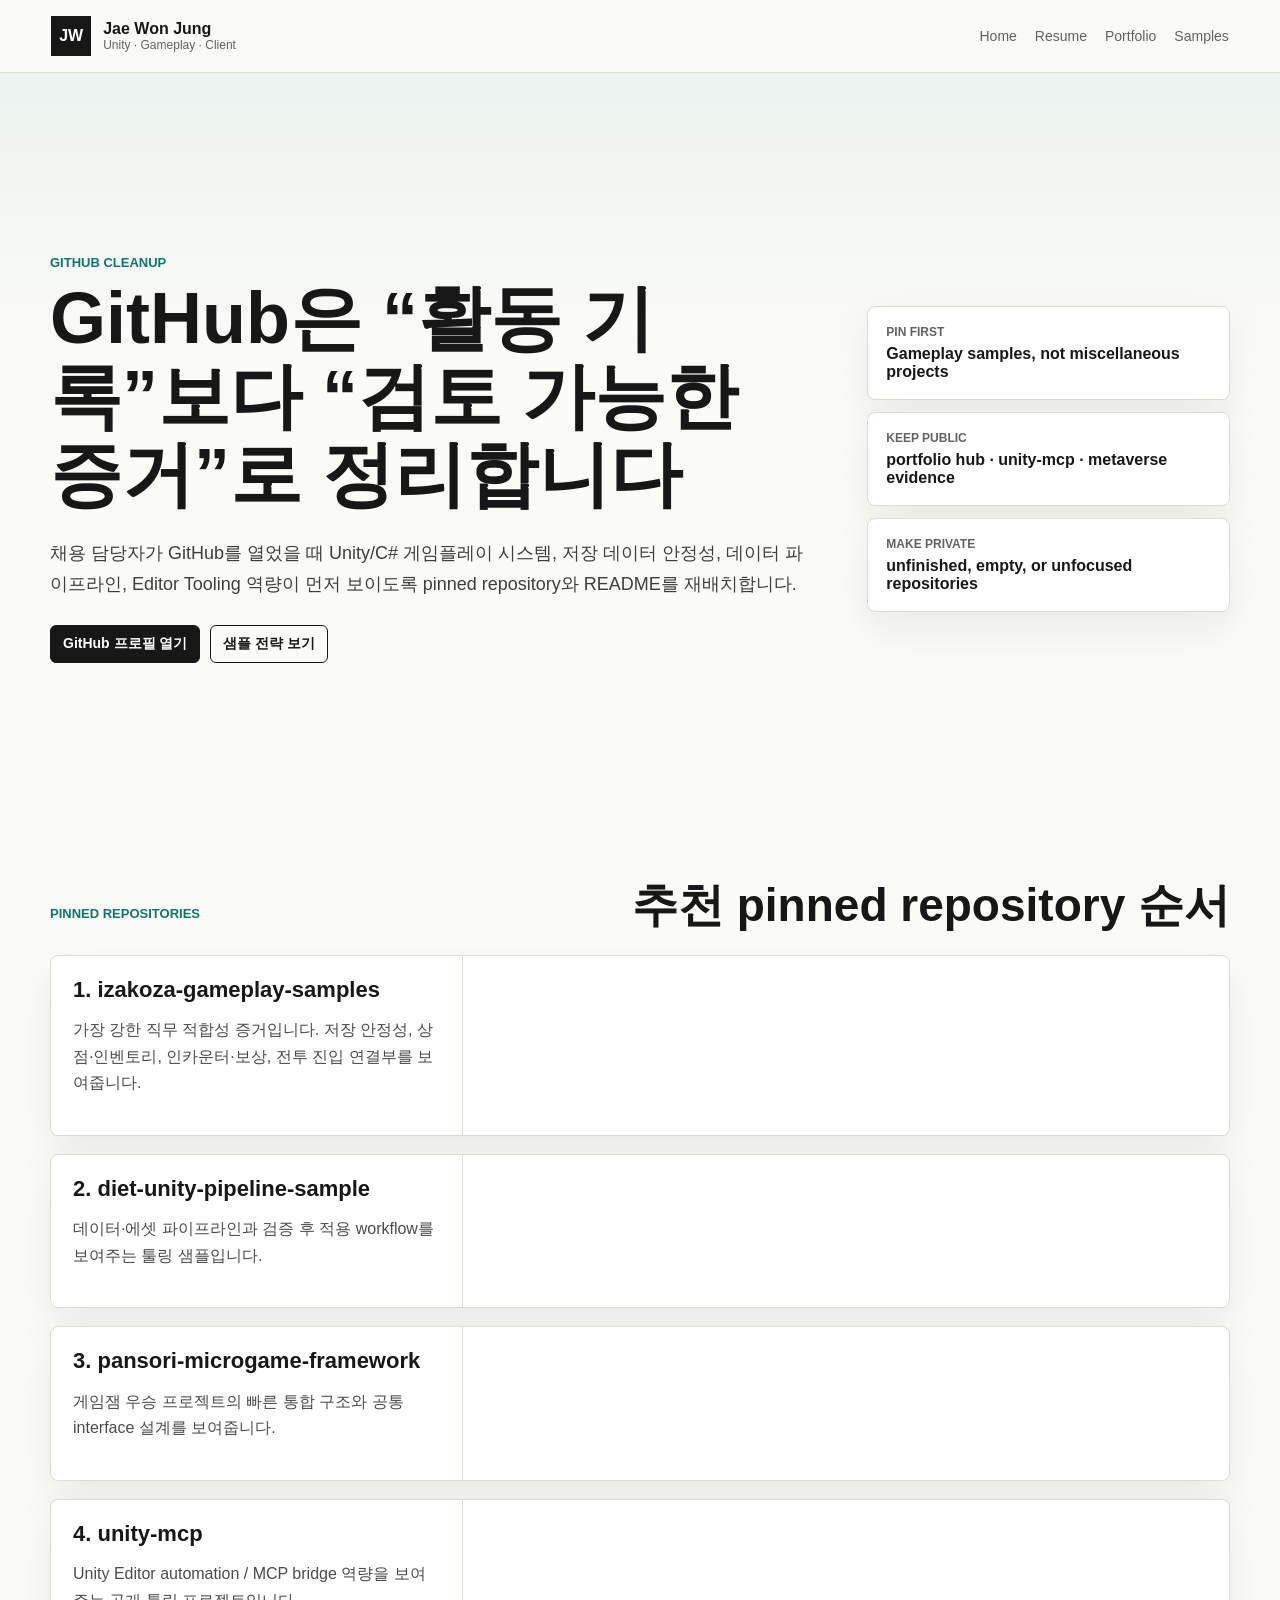
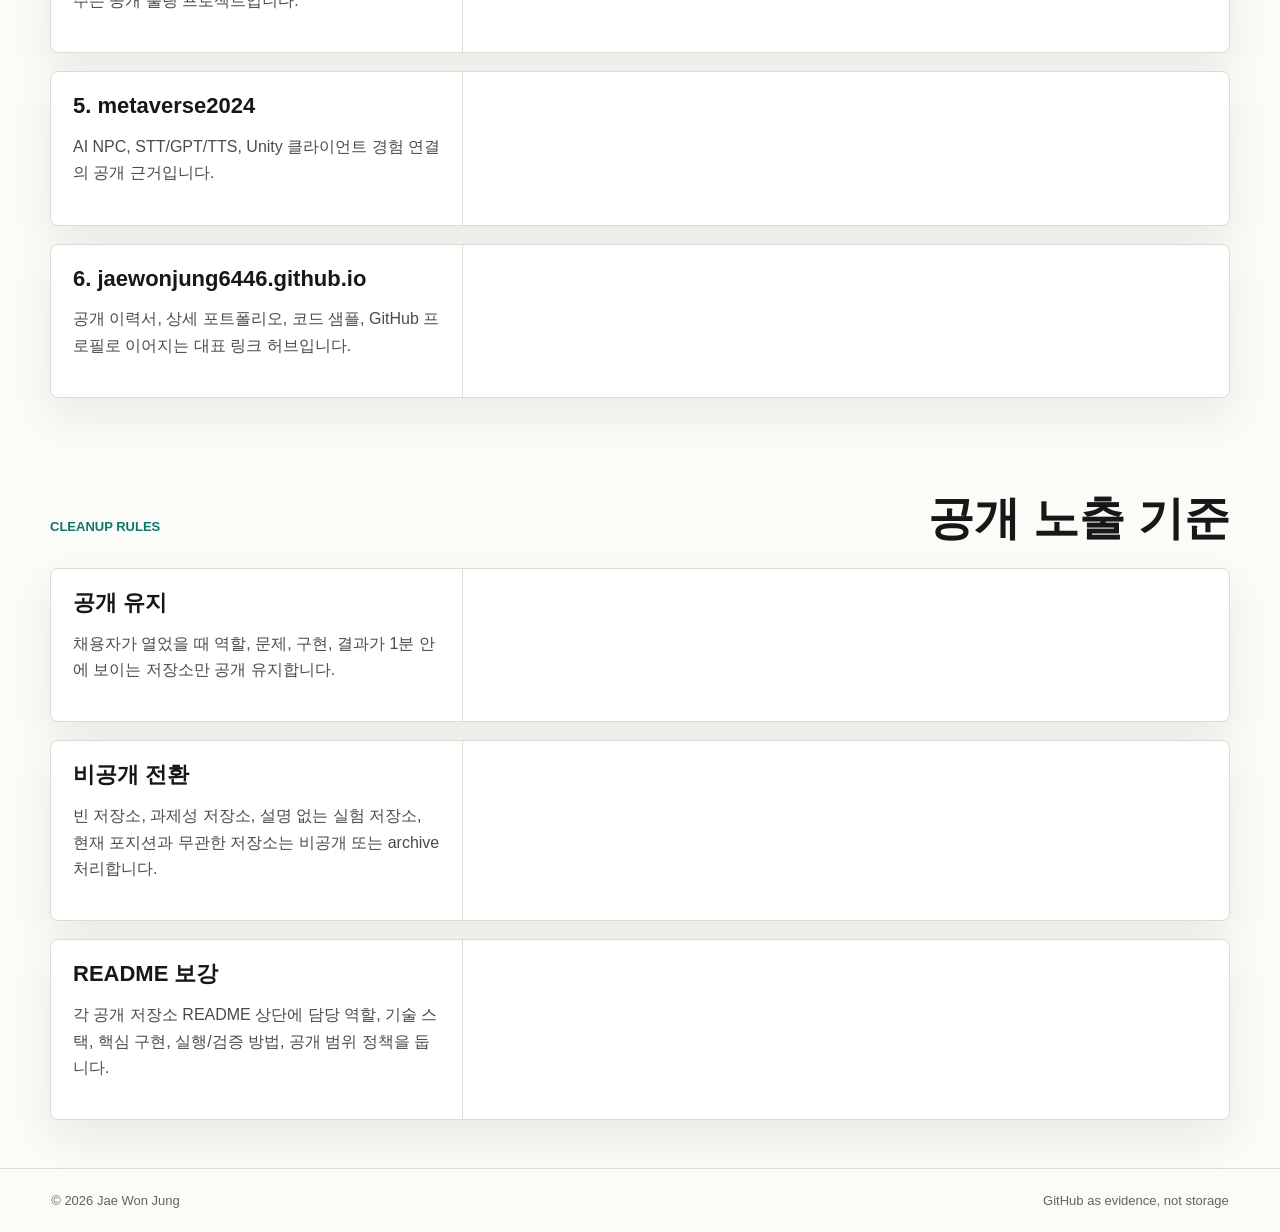
<file: github/index.html>
<!doctype html>
<html lang="ko">
<head>
  <meta charset="utf-8">
  <meta name="viewport" content="width=device-width, initial-scale=1">
  <meta name="description" content="정재원 채용용 GitHub 프로필 정리 페이지">
  <title>GitHub Strategy | Jae Won Jung</title>
  <link rel="stylesheet" href="/styles.css">
</head>
<body>
  <header class="site-header">
    <a class="brand" href="/" aria-label="홈으로 이동">
      <span class="brand-mark">JW</span>
      <span><strong>Jae Won Jung</strong><small>Unity · Gameplay · Client</small></span>
    </a>
    <nav class="top-nav" aria-label="주요 이동">
      <a href="/">Home</a>
      <a href="/resume/">Resume</a>
      <a href="/portfolio/">Portfolio</a>
      <a href="/samples/">Samples</a>
    </nav>
  </header>

  <main>
    <section class="intro-section" aria-labelledby="github-title">
      <div class="intro-copy">
        <p class="eyebrow">GitHub cleanup</p>
        <h1 id="github-title">GitHub은 “활동 기록”보다 “검토 가능한 증거”로 정리합니다</h1>
        <p class="intro-lead">
          채용 담당자가 GitHub를 열었을 때 Unity/C# 게임플레이 시스템, 저장 데이터 안정성, 데이터 파이프라인, Editor Tooling 역량이 먼저 보이도록 pinned repository와 README를 재배치합니다.
        </p>
        <div class="intro-actions">
          <a class="primary-link" href="https://github.com/jaewonjung6446" target="_blank" rel="noreferrer">GitHub 프로필 열기</a>
          <a class="text-link" href="/samples/">샘플 전략 보기</a>
        </div>
      </div>
      <dl class="quick-facts" aria-label="GitHub 정리 기준">
        <div><dt>Pin first</dt><dd>Gameplay samples, not miscellaneous projects</dd></div>
        <div><dt>Keep public</dt><dd>portfolio hub · unity-mcp · metaverse evidence</dd></div>
        <div><dt>Make private</dt><dd>unfinished, empty, or unfocused repositories</dd></div>
      </dl>
    </section>

    <section class="sample-section" aria-labelledby="pin-title">
      <div class="section-heading"><p class="eyebrow">Pinned repositories</p><h2 id="pin-title">추천 pinned repository 순서</h2></div>
      <div class="sample-list">
        <article class="sample-item"><div class="sample-copy"><h3>1. izakoza-gameplay-samples</h3><p>가장 강한 직무 적합성 증거입니다. 저장 안정성, 상점·인벤토리, 인카운터·보상, 전투 진입 연결부를 보여줍니다.</p></div></article>
        <article class="sample-item"><div class="sample-copy"><h3>2. diet-unity-pipeline-sample</h3><p>데이터·에셋 파이프라인과 검증 후 적용 workflow를 보여주는 툴링 샘플입니다.</p></div></article>
        <article class="sample-item"><div class="sample-copy"><h3>3. pansori-microgame-framework</h3><p>게임잼 우승 프로젝트의 빠른 통합 구조와 공통 interface 설계를 보여줍니다.</p></div></article>
        <article class="sample-item"><div class="sample-copy"><h3>4. unity-mcp</h3><p>Unity Editor automation / MCP bridge 역량을 보여주는 공개 툴링 프로젝트입니다.</p></div></article>
        <article class="sample-item"><div class="sample-copy"><h3>5. metaverse2024</h3><p>AI NPC, STT/GPT/TTS, Unity 클라이언트 경험 연결의 공개 근거입니다.</p></div></article>
        <article class="sample-item"><div class="sample-copy"><h3>6. jaewonjung6446.github.io</h3><p>공개 이력서, 상세 포트폴리오, 코드 샘플, GitHub 프로필로 이어지는 대표 링크 허브입니다.</p></div></article>
      </div>
    </section>

    <section class="sample-section" aria-labelledby="cleanup-title">
      <div class="section-heading"><p class="eyebrow">Cleanup rules</p><h2 id="cleanup-title">공개 노출 기준</h2></div>
      <div class="sample-list">
        <article class="sample-item"><div class="sample-copy"><h3>공개 유지</h3><p>채용자가 열었을 때 역할, 문제, 구현, 결과가 1분 안에 보이는 저장소만 공개 유지합니다.</p></div></article>
        <article class="sample-item"><div class="sample-copy"><h3>비공개 전환</h3><p>빈 저장소, 과제성 저장소, 설명 없는 실험 저장소, 현재 포지션과 무관한 저장소는 비공개 또는 archive 처리합니다.</p></div></article>
        <article class="sample-item"><div class="sample-copy"><h3>README 보강</h3><p>각 공개 저장소 README 상단에 담당 역할, 기술 스택, 핵심 구현, 실행/검증 방법, 공개 범위 정책을 둡니다.</p></div></article>
      </div>
    </section>
  </main>

  <footer class="site-footer"><span>© 2026 Jae Won Jung</span><span>GitHub as evidence, not storage</span></footer>
</body>
</html>
</file>
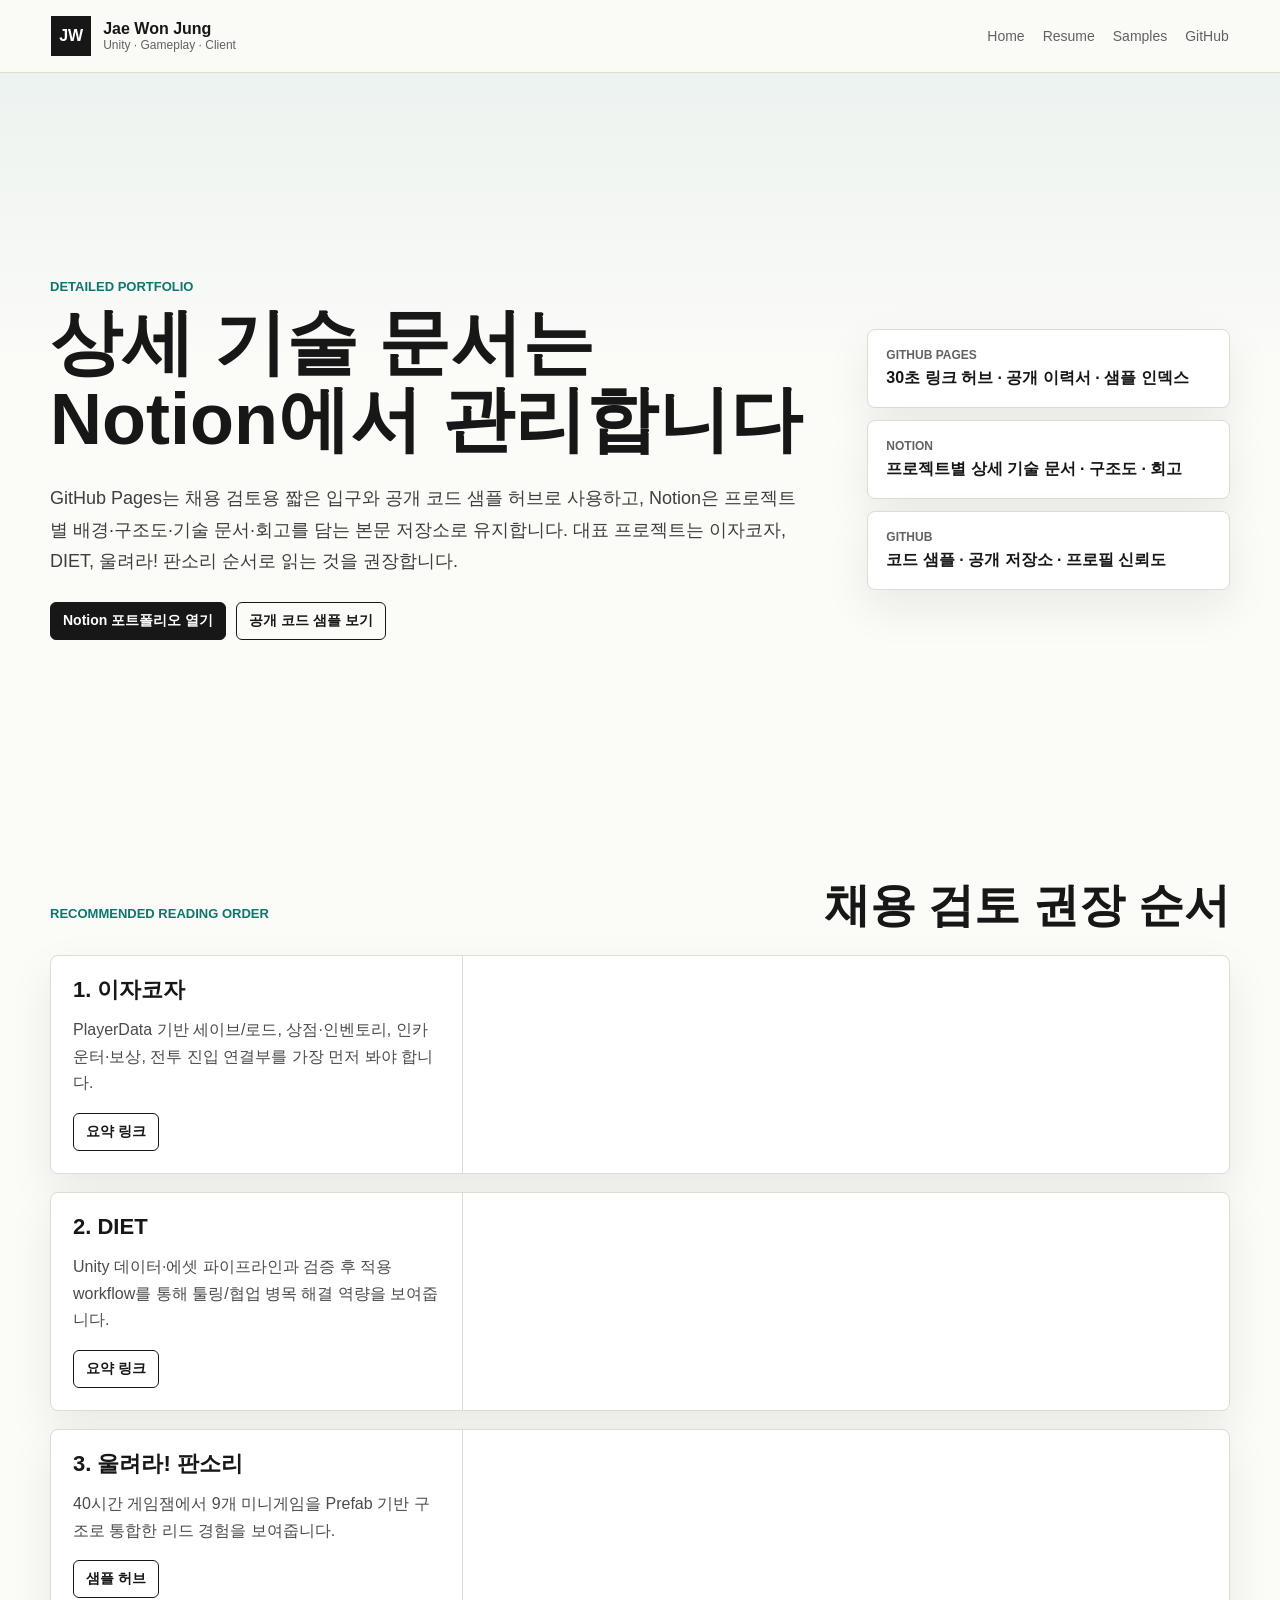
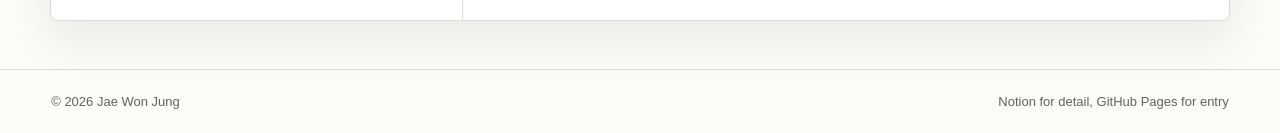
<file: portfolio/index.html>
<!doctype html>
<html lang="ko">
<head>
  <meta charset="utf-8">
  <meta name="viewport" content="width=device-width, initial-scale=1">
  <meta name="description" content="정재원 Unity Gameplay & Client Programmer 상세 Notion 포트폴리오 연결 페이지">
  <title>Portfolio | Jae Won Jung</title>
  <link rel="stylesheet" href="/styles.css">
</head>
<body>
  <header class="site-header">
    <a class="brand" href="/" aria-label="홈으로 이동">
      <span class="brand-mark">JW</span>
      <span><strong>Jae Won Jung</strong><small>Unity · Gameplay · Client</small></span>
    </a>
    <nav class="top-nav" aria-label="주요 이동">
      <a href="/">Home</a>
      <a href="/resume/">Resume</a>
      <a href="/samples/">Samples</a>
      <a href="/github/">GitHub</a>
    </nav>
  </header>

  <main>
    <section class="intro-section" aria-labelledby="portfolio-title">
      <div class="intro-copy">
        <p class="eyebrow">Detailed portfolio</p>
        <h1 id="portfolio-title">상세 기술 문서는 Notion에서 관리합니다</h1>
        <p class="intro-lead">
          GitHub Pages는 채용 검토용 짧은 입구와 공개 코드 샘플 허브로 사용하고, Notion은 프로젝트별 배경·구조도·기술 문서·회고를 담는 본문 저장소로 유지합니다.
          대표 프로젝트는 이자코자, DIET, 울려라! 판소리 순서로 읽는 것을 권장합니다.
        </p>
        <div class="intro-actions">
          <a class="primary-link" href="https://app.notion.com/p/387da2f65359804f8d99dc2bf4ab46e7" target="_blank" rel="noreferrer">Notion 포트폴리오 열기</a>
          <a class="text-link" href="/samples/">공개 코드 샘플 보기</a>
        </div>
      </div>
      <dl class="quick-facts" aria-label="역할 분리">
        <div><dt>GitHub Pages</dt><dd>30초 링크 허브 · 공개 이력서 · 샘플 인덱스</dd></div>
        <div><dt>Notion</dt><dd>프로젝트별 상세 기술 문서 · 구조도 · 회고</dd></div>
        <div><dt>GitHub</dt><dd>코드 샘플 · 공개 저장소 · 프로필 신뢰도</dd></div>
      </dl>
    </section>

    <section class="sample-section" aria-labelledby="route-title">
      <div class="section-heading"><p class="eyebrow">Recommended reading order</p><h2 id="route-title">채용 검토 권장 순서</h2></div>
      <div class="sample-list">
        <article class="sample-item"><div class="sample-copy"><h3>1. 이자코자</h3><p>PlayerData 기반 세이브/로드, 상점·인벤토리, 인카운터·보상, 전투 진입 연결부를 가장 먼저 봐야 합니다.</p><a class="text-link" href="/demo/izakoza/">요약 링크</a></div></article>
        <article class="sample-item"><div class="sample-copy"><h3>2. DIET</h3><p>Unity 데이터·에셋 파이프라인과 검증 후 적용 workflow를 통해 툴링/협업 병목 해결 역량을 보여줍니다.</p><a class="text-link" href="/demo/diet/">요약 링크</a></div></article>
        <article class="sample-item"><div class="sample-copy"><h3>3. 울려라! 판소리</h3><p>40시간 게임잼에서 9개 미니게임을 Prefab 기반 구조로 통합한 리드 경험을 보여줍니다.</p><a class="text-link" href="/samples/">샘플 허브</a></div></article>
      </div>
    </section>
  </main>

  <footer class="site-footer"><span>© 2026 Jae Won Jung</span><span>Notion for detail, GitHub Pages for entry</span></footer>
</body>
</html>
</file>
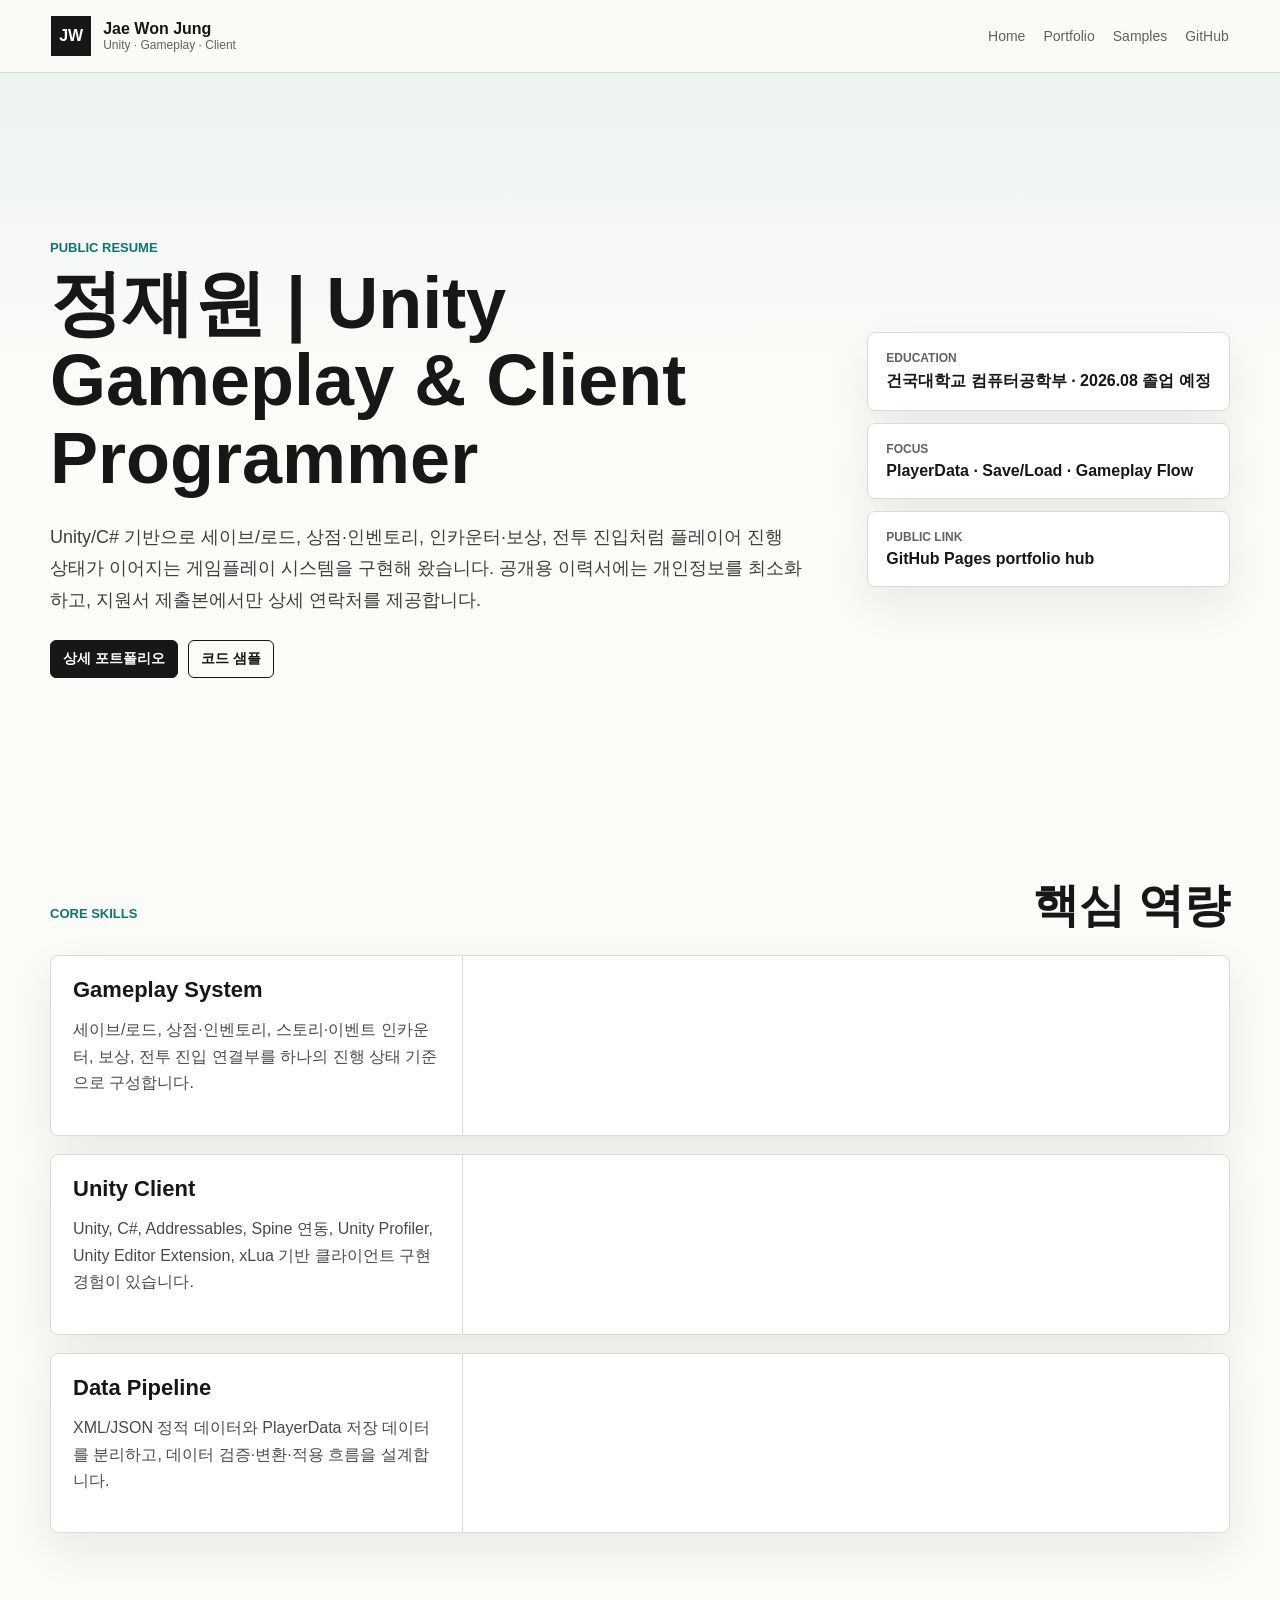
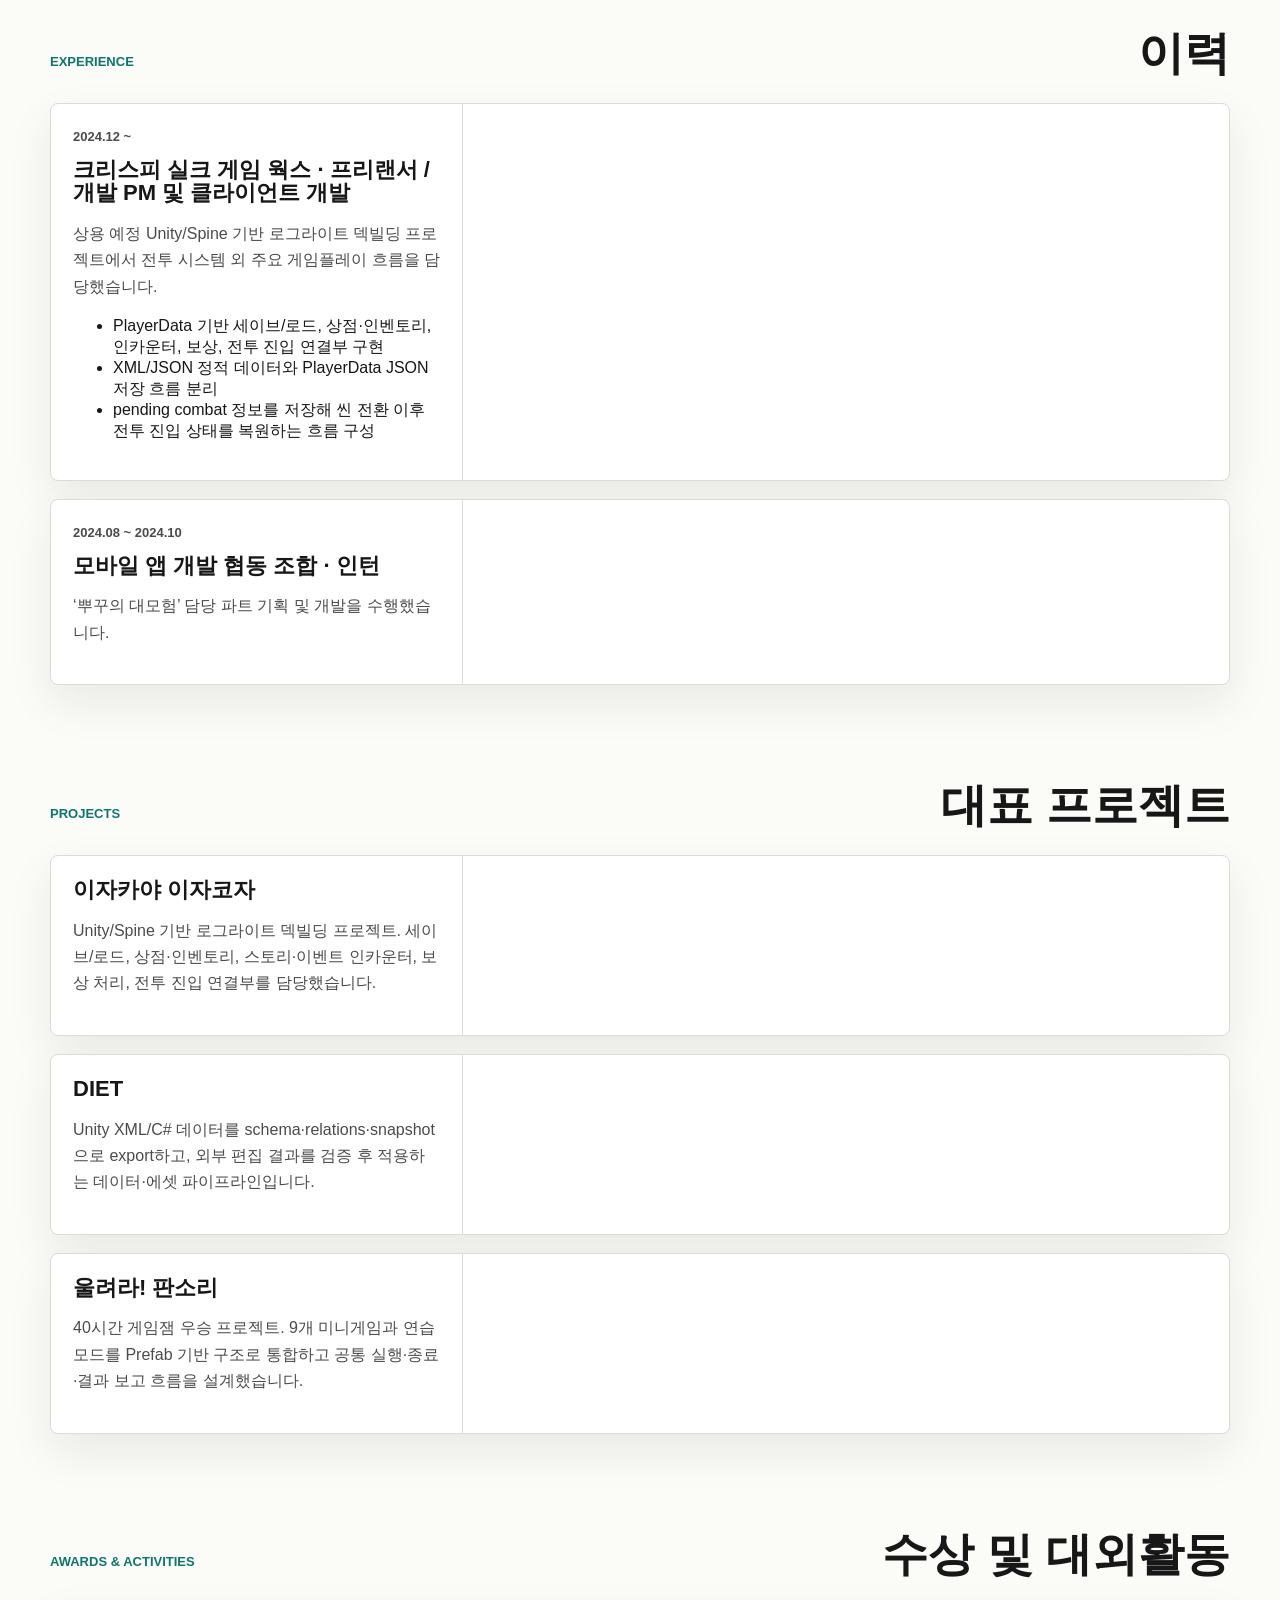
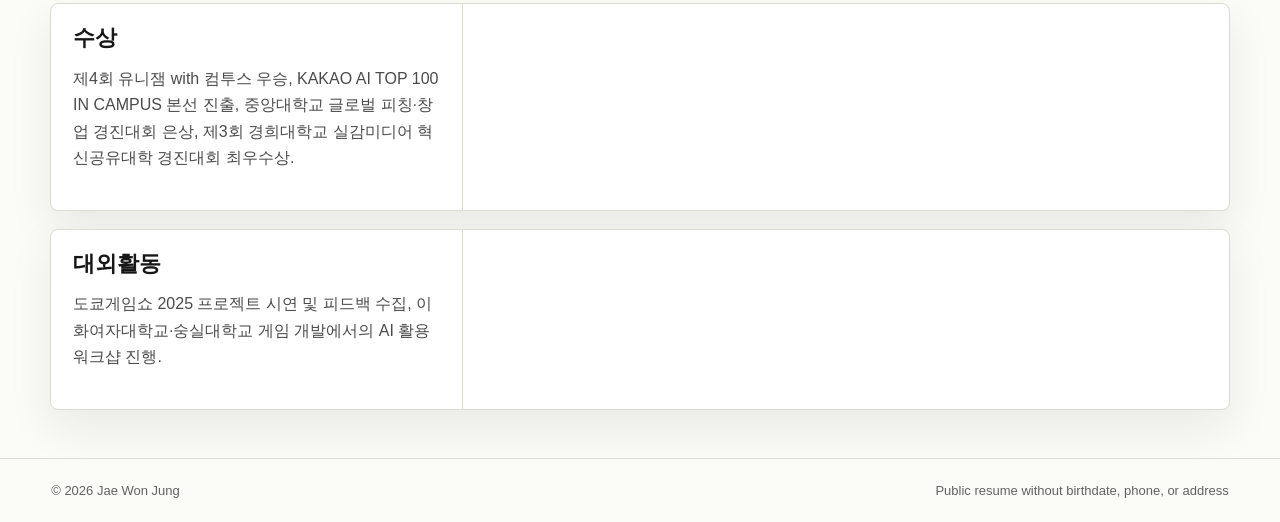
<file: resume/index.html>
<!doctype html>
<html lang="ko">
<head>
  <meta charset="utf-8">
  <meta name="viewport" content="width=device-width, initial-scale=1">
  <meta name="description" content="정재원 Unity Gameplay & Client Programmer 공개 이력서">
  <title>Resume | Jae Won Jung</title>
  <link rel="stylesheet" href="/styles.css">
</head>
<body>
  <header class="site-header">
    <a class="brand" href="/" aria-label="홈으로 이동">
      <span class="brand-mark">JW</span>
      <span>
        <strong>Jae Won Jung</strong>
        <small>Unity · Gameplay · Client</small>
      </span>
    </a>
    <nav class="top-nav" aria-label="주요 이동">
      <a href="/">Home</a>
      <a href="/portfolio/">Portfolio</a>
      <a href="/samples/">Samples</a>
      <a href="/github/">GitHub</a>
    </nav>
  </header>

  <main>
    <section class="intro-section" aria-labelledby="resume-title">
      <div class="intro-copy">
        <p class="eyebrow">Public resume</p>
        <h1 id="resume-title">정재원 | Unity Gameplay & Client Programmer</h1>
        <p class="intro-lead">
          Unity/C# 기반으로 세이브/로드, 상점·인벤토리, 인카운터·보상, 전투 진입처럼 플레이어 진행 상태가 이어지는 게임플레이 시스템을 구현해 왔습니다.
          공개용 이력서에는 개인정보를 최소화하고, 지원서 제출본에서만 상세 연락처를 제공합니다.
        </p>
        <div class="intro-actions">
          <a class="primary-link" href="/portfolio/">상세 포트폴리오</a>
          <a class="text-link" href="/samples/">코드 샘플</a>
        </div>
      </div>
      <dl class="quick-facts" aria-label="핵심 정보">
        <div><dt>Education</dt><dd>건국대학교 컴퓨터공학부 · 2026.08 졸업 예정</dd></div>
        <div><dt>Focus</dt><dd>PlayerData · Save/Load · Gameplay Flow</dd></div>
        <div><dt>Public link</dt><dd>GitHub Pages portfolio hub</dd></div>
      </dl>
    </section>

    <section class="sample-section" aria-labelledby="skills-title">
      <div class="section-heading">
        <p class="eyebrow">Core skills</p>
        <h2 id="skills-title">핵심 역량</h2>
      </div>
      <div class="sample-list">
        <article class="sample-item">
          <div class="sample-copy">
            <h3>Gameplay System</h3>
            <p>세이브/로드, 상점·인벤토리, 스토리·이벤트 인카운터, 보상, 전투 진입 연결부를 하나의 진행 상태 기준으로 구성합니다.</p>
          </div>
        </article>
        <article class="sample-item">
          <div class="sample-copy">
            <h3>Unity Client</h3>
            <p>Unity, C#, Addressables, Spine 연동, Unity Profiler, Unity Editor Extension, xLua 기반 클라이언트 구현 경험이 있습니다.</p>
          </div>
        </article>
        <article class="sample-item">
          <div class="sample-copy">
            <h3>Data Pipeline</h3>
            <p>XML/JSON 정적 데이터와 PlayerData 저장 데이터를 분리하고, 데이터 검증·변환·적용 흐름을 설계합니다.</p>
          </div>
        </article>
      </div>
    </section>

    <section class="sample-section" aria-labelledby="experience-title">
      <div class="section-heading">
        <p class="eyebrow">Experience</p>
        <h2 id="experience-title">이력</h2>
      </div>
      <div class="sample-list">
        <article class="sample-item">
          <div class="sample-copy">
            <p class="eyebrow">2024.12 ~</p>
            <h3>크리스피 실크 게임 웍스 · 프리랜서 / 개발 PM 및 클라이언트 개발</h3>
            <p>상용 예정 Unity/Spine 기반 로그라이트 덱빌딩 프로젝트에서 전투 시스템 외 주요 게임플레이 흐름을 담당했습니다.</p>
            <ul>
              <li>PlayerData 기반 세이브/로드, 상점·인벤토리, 인카운터, 보상, 전투 진입 연결부 구현</li>
              <li>XML/JSON 정적 데이터와 PlayerData JSON 저장 흐름 분리</li>
              <li>pending combat 정보를 저장해 씬 전환 이후 전투 진입 상태를 복원하는 흐름 구성</li>
            </ul>
          </div>
        </article>
        <article class="sample-item">
          <div class="sample-copy">
            <p class="eyebrow">2024.08 ~ 2024.10</p>
            <h3>모바일 앱 개발 협동 조합 · 인턴</h3>
            <p>‘뿌꾸의 대모험’ 담당 파트 기획 및 개발을 수행했습니다.</p>
          </div>
        </article>
      </div>
    </section>

    <section class="sample-section" aria-labelledby="projects-title">
      <div class="section-heading">
        <p class="eyebrow">Projects</p>
        <h2 id="projects-title">대표 프로젝트</h2>
      </div>
      <div class="sample-list">
        <article class="sample-item"><div class="sample-copy"><h3>이자카야 이자코자</h3><p>Unity/Spine 기반 로그라이트 덱빌딩 프로젝트. 세이브/로드, 상점·인벤토리, 스토리·이벤트 인카운터, 보상 처리, 전투 진입 연결부를 담당했습니다.</p></div></article>
        <article class="sample-item"><div class="sample-copy"><h3>DIET</h3><p>Unity XML/C# 데이터를 schema·relations·snapshot으로 export하고, 외부 편집 결과를 검증 후 적용하는 데이터·에셋 파이프라인입니다.</p></div></article>
        <article class="sample-item"><div class="sample-copy"><h3>울려라! 판소리</h3><p>40시간 게임잼 우승 프로젝트. 9개 미니게임과 연습 모드를 Prefab 기반 구조로 통합하고 공통 실행·종료·결과 보고 흐름을 설계했습니다.</p></div></article>
      </div>
    </section>

    <section class="sample-section" aria-labelledby="awards-title">
      <div class="section-heading">
        <p class="eyebrow">Awards & Activities</p>
        <h2 id="awards-title">수상 및 대외활동</h2>
      </div>
      <div class="sample-list">
        <article class="sample-item"><div class="sample-copy"><h3>수상</h3><p>제4회 유니잼 with 컴투스 우승, KAKAO AI TOP 100 IN CAMPUS 본선 진출, 중앙대학교 글로벌 피칭·창업 경진대회 은상, 제3회 경희대학교 실감미디어 혁신공유대학 경진대회 최우수상.</p></div></article>
        <article class="sample-item"><div class="sample-copy"><h3>대외활동</h3><p>도쿄게임쇼 2025 프로젝트 시연 및 피드백 수집, 이화여자대학교·숭실대학교 게임 개발에서의 AI 활용 워크샵 진행.</p></div></article>
      </div>
    </section>
  </main>

  <footer class="site-footer">
    <span>© 2026 Jae Won Jung</span>
    <span>Public resume without birthdate, phone, or address</span>
  </footer>
</body>
</html>
</file>
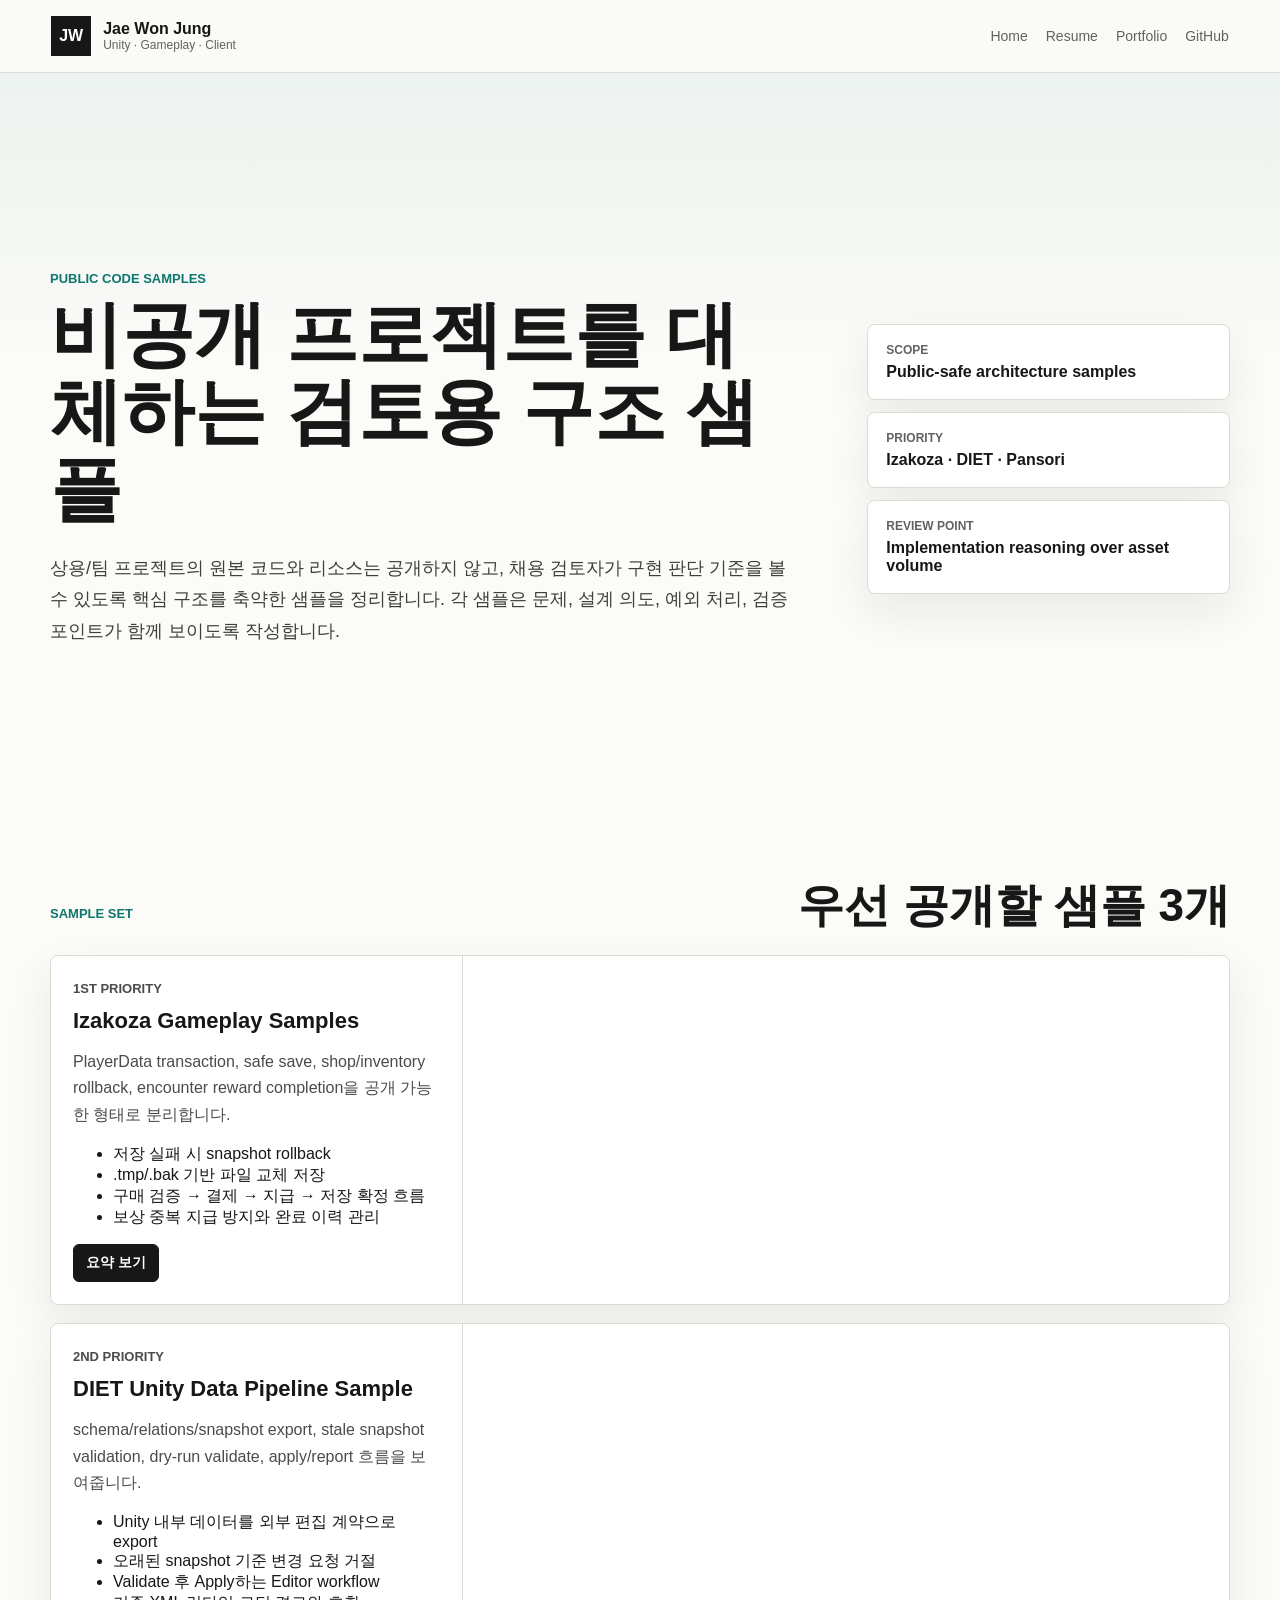
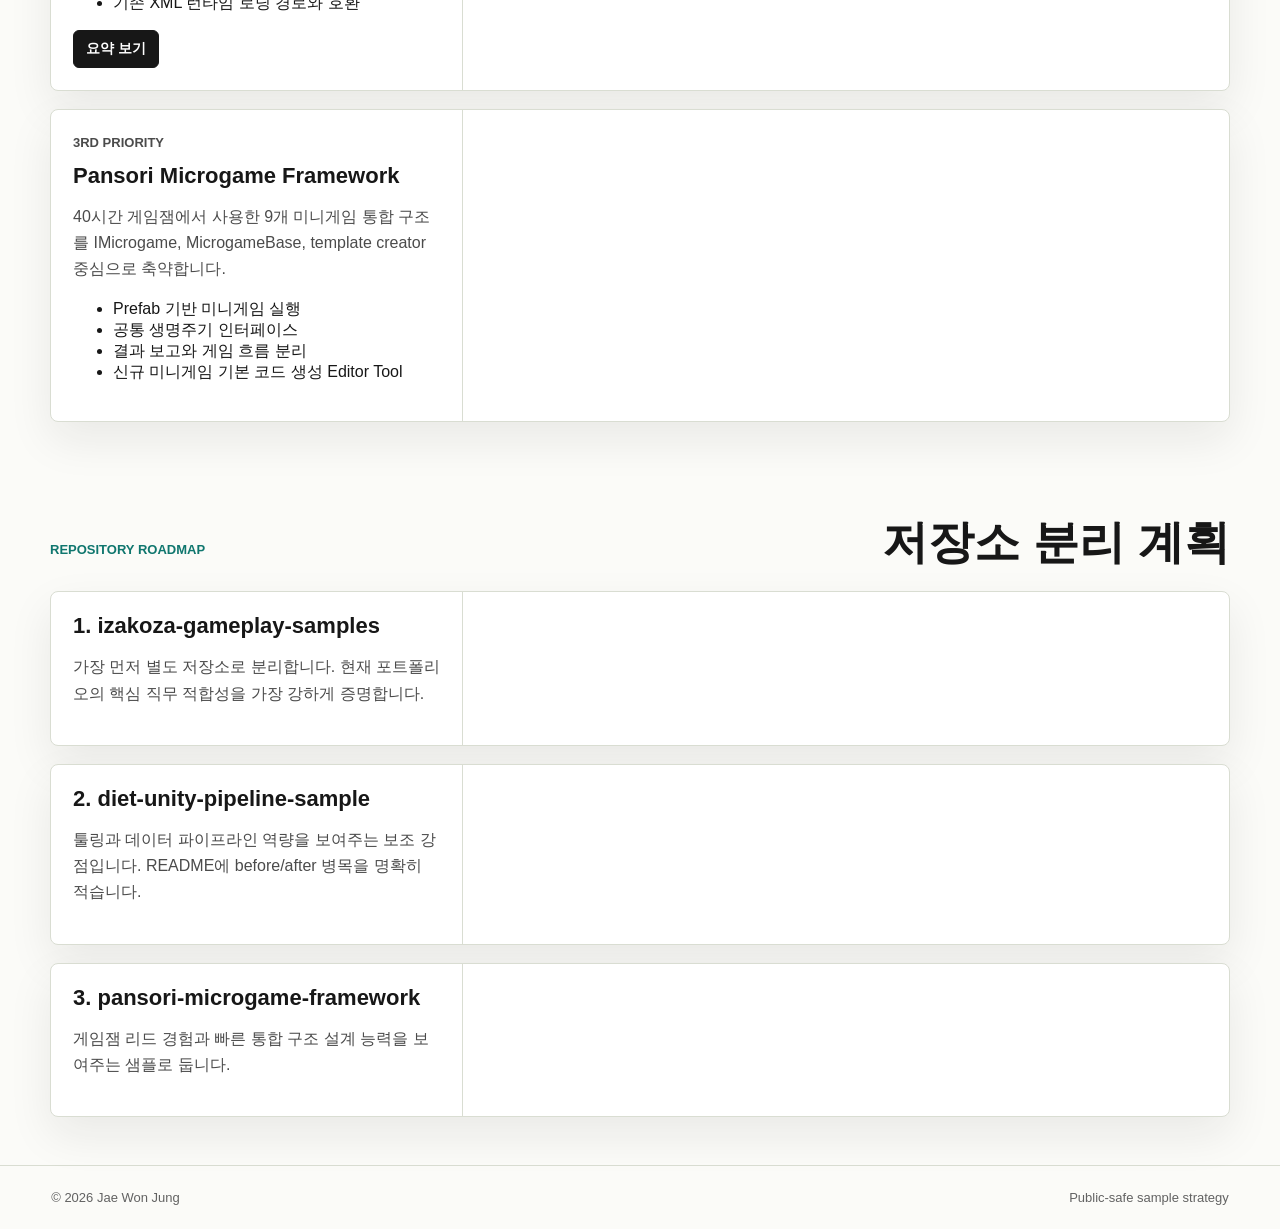
<file: samples/index.html>
<!doctype html>
<html lang="ko">
<head>
  <meta charset="utf-8">
  <meta name="viewport" content="width=device-width, initial-scale=1">
  <meta name="description" content="정재원 Unity Gameplay & Client Programmer 공개 코드 샘플 허브">
  <title>Code Samples | Jae Won Jung</title>
  <link rel="stylesheet" href="/styles.css">
</head>
<body>
  <header class="site-header">
    <a class="brand" href="/" aria-label="홈으로 이동">
      <span class="brand-mark">JW</span>
      <span><strong>Jae Won Jung</strong><small>Unity · Gameplay · Client</small></span>
    </a>
    <nav class="top-nav" aria-label="주요 이동">
      <a href="/">Home</a>
      <a href="/resume/">Resume</a>
      <a href="/portfolio/">Portfolio</a>
      <a href="/github/">GitHub</a>
    </nav>
  </header>

  <main>
    <section class="intro-section" aria-labelledby="samples-title">
      <div class="intro-copy">
        <p class="eyebrow">Public code samples</p>
        <h1 id="samples-title">비공개 프로젝트를 대체하는 검토용 구조 샘플</h1>
        <p class="intro-lead">
          상용/팀 프로젝트의 원본 코드와 리소스는 공개하지 않고, 채용 검토자가 구현 판단 기준을 볼 수 있도록 핵심 구조를 축약한 샘플을 정리합니다.
          각 샘플은 문제, 설계 의도, 예외 처리, 검증 포인트가 함께 보이도록 작성합니다.
        </p>
      </div>
      <dl class="quick-facts" aria-label="샘플 기준">
        <div><dt>Scope</dt><dd>Public-safe architecture samples</dd></div>
        <div><dt>Priority</dt><dd>Izakoza · DIET · Pansori</dd></div>
        <div><dt>Review point</dt><dd>Implementation reasoning over asset volume</dd></div>
      </dl>
    </section>

    <section class="sample-section" aria-labelledby="sample-list-title">
      <div class="section-heading"><p class="eyebrow">Sample set</p><h2 id="sample-list-title">우선 공개할 샘플 3개</h2></div>
      <div class="sample-list">
        <article class="sample-item">
          <div class="sample-copy">
            <p class="eyebrow">1st priority</p>
            <h3>Izakoza Gameplay Samples</h3>
            <p>PlayerData transaction, safe save, shop/inventory rollback, encounter reward completion을 공개 가능한 형태로 분리합니다.</p>
            <ul>
              <li>저장 실패 시 snapshot rollback</li>
              <li>.tmp/.bak 기반 파일 교체 저장</li>
              <li>구매 검증 → 결제 → 지급 → 저장 확정 흐름</li>
              <li>보상 중복 지급 방지와 완료 이력 관리</li>
            </ul>
            <a class="primary-link" href="/demo/izakoza/">요약 보기</a>
          </div>
        </article>
        <article class="sample-item">
          <div class="sample-copy">
            <p class="eyebrow">2nd priority</p>
            <h3>DIET Unity Data Pipeline Sample</h3>
            <p>schema/relations/snapshot export, stale snapshot validation, dry-run validate, apply/report 흐름을 보여줍니다.</p>
            <ul>
              <li>Unity 내부 데이터를 외부 편집 계약으로 export</li>
              <li>오래된 snapshot 기준 변경 요청 거절</li>
              <li>Validate 후 Apply하는 Editor workflow</li>
              <li>기존 XML 런타임 로딩 경로와 호환</li>
            </ul>
            <a class="primary-link" href="/demo/diet/">요약 보기</a>
          </div>
        </article>
        <article class="sample-item">
          <div class="sample-copy">
            <p class="eyebrow">3rd priority</p>
            <h3>Pansori Microgame Framework</h3>
            <p>40시간 게임잼에서 사용한 9개 미니게임 통합 구조를 IMicrogame, MicrogameBase, template creator 중심으로 축약합니다.</p>
            <ul>
              <li>Prefab 기반 미니게임 실행</li>
              <li>공통 생명주기 인터페이스</li>
              <li>결과 보고와 게임 흐름 분리</li>
              <li>신규 미니게임 기본 코드 생성 Editor Tool</li>
            </ul>
          </div>
        </article>
      </div>
    </section>

    <section class="sample-section" aria-labelledby="roadmap-title">
      <div class="section-heading"><p class="eyebrow">Repository roadmap</p><h2 id="roadmap-title">저장소 분리 계획</h2></div>
      <div class="sample-list">
        <article class="sample-item"><div class="sample-copy"><h3>1. izakoza-gameplay-samples</h3><p>가장 먼저 별도 저장소로 분리합니다. 현재 포트폴리오의 핵심 직무 적합성을 가장 강하게 증명합니다.</p></div></article>
        <article class="sample-item"><div class="sample-copy"><h3>2. diet-unity-pipeline-sample</h3><p>툴링과 데이터 파이프라인 역량을 보여주는 보조 강점입니다. README에 before/after 병목을 명확히 적습니다.</p></div></article>
        <article class="sample-item"><div class="sample-copy"><h3>3. pansori-microgame-framework</h3><p>게임잼 리드 경험과 빠른 통합 구조 설계 능력을 보여주는 샘플로 둡니다.</p></div></article>
      </div>
    </section>
  </main>

  <footer class="site-footer"><span>© 2026 Jae Won Jung</span><span>Public-safe sample strategy</span></footer>
</body>
</html>
</file>
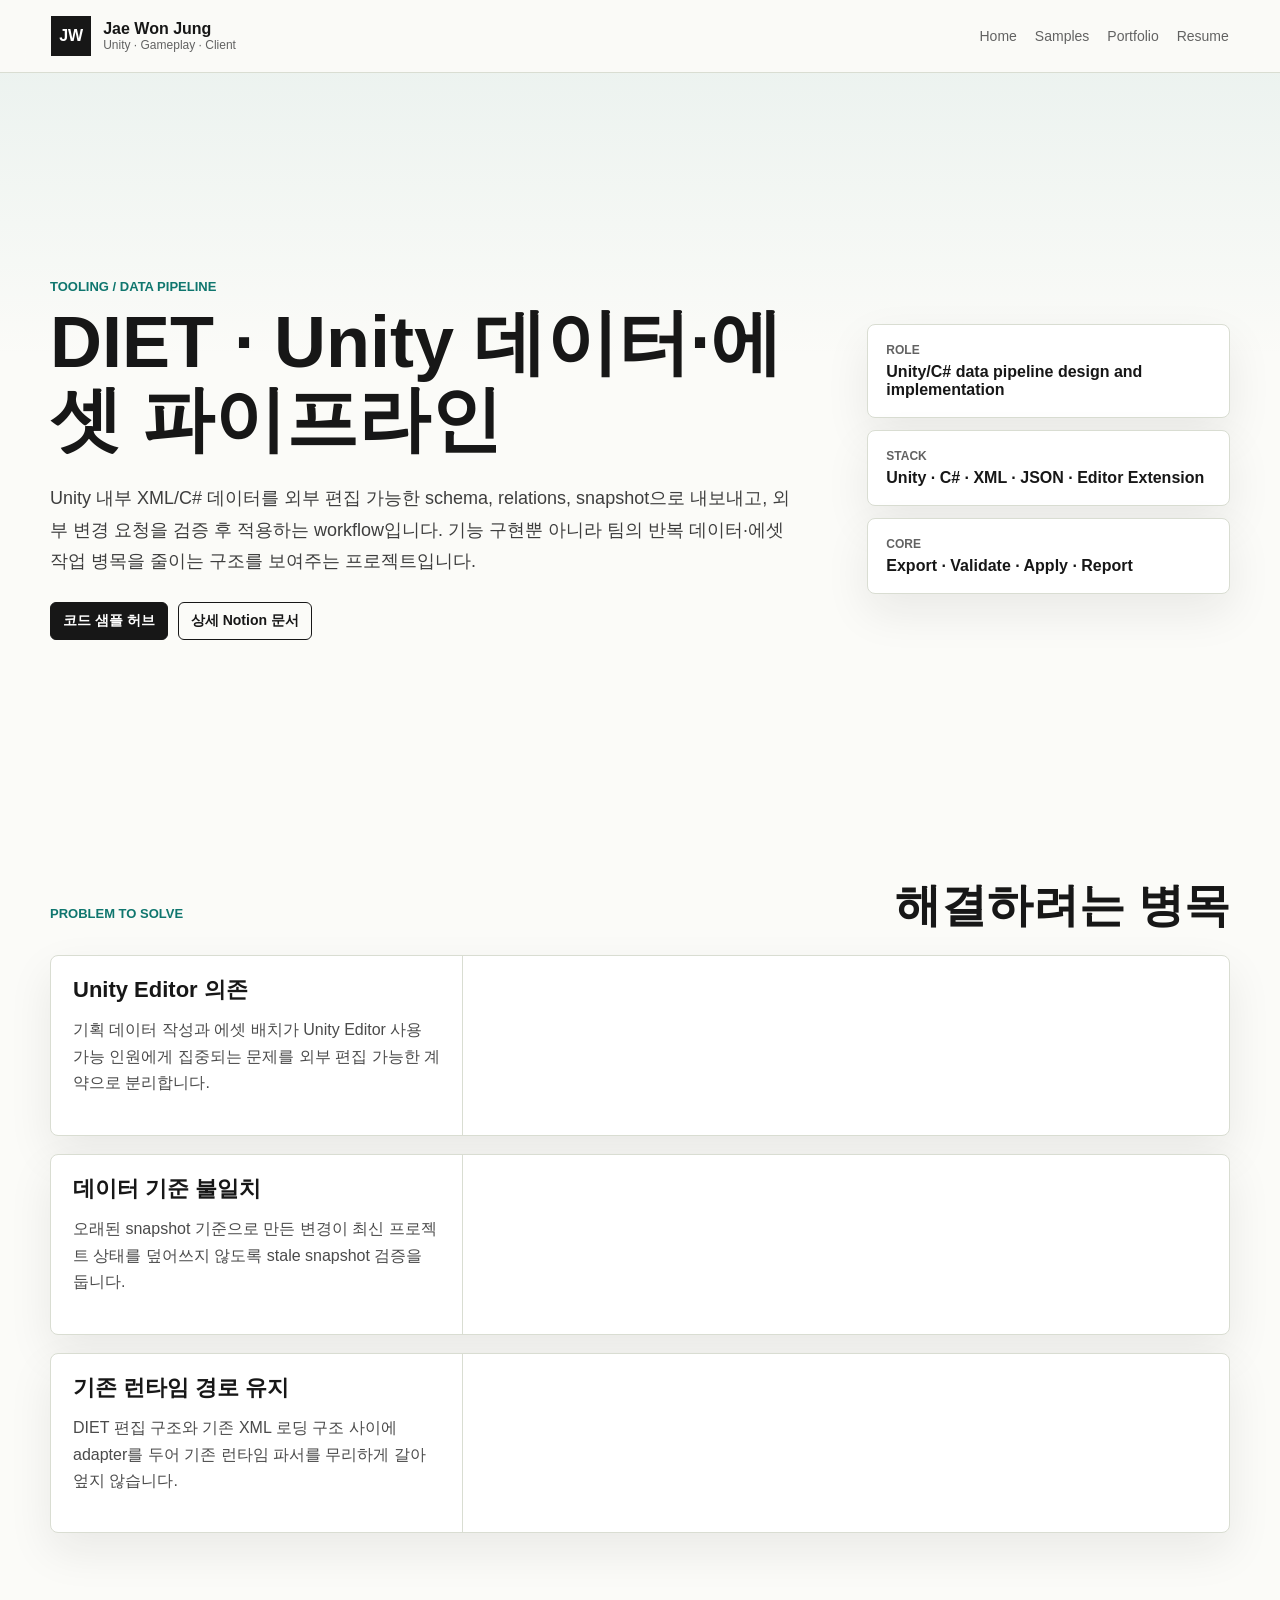
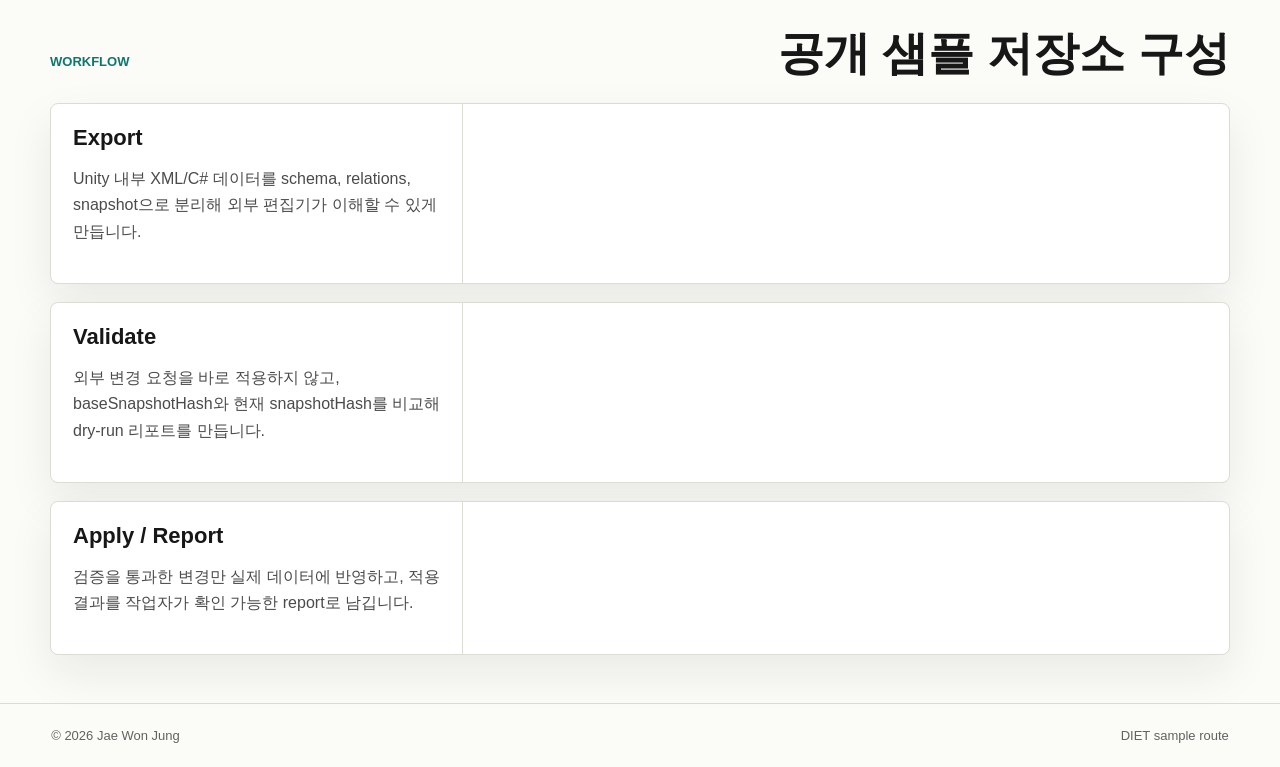
<file: demo/diet/index.html>
<!doctype html>
<html lang="ko">
<head>
  <meta charset="utf-8">
  <meta name="viewport" content="width=device-width, initial-scale=1">
  <meta name="description" content="DIET Unity Data Pipeline 요약 페이지">
  <title>DIET Unity Data Pipeline | Jae Won Jung</title>
  <link rel="stylesheet" href="/styles.css">
</head>
<body>
  <header class="site-header">
    <a class="brand" href="/" aria-label="홈으로 이동"><span class="brand-mark">JW</span><span><strong>Jae Won Jung</strong><small>Unity · Gameplay · Client</small></span></a>
    <nav class="top-nav" aria-label="주요 이동"><a href="/">Home</a><a href="/samples/">Samples</a><a href="/portfolio/">Portfolio</a><a href="/resume/">Resume</a></nav>
  </header>

  <main>
    <section class="intro-section" aria-labelledby="diet-title">
      <div class="intro-copy">
        <p class="eyebrow">Tooling / data pipeline</p>
        <h1 id="diet-title">DIET · Unity 데이터·에셋 파이프라인</h1>
        <p class="intro-lead">
          Unity 내부 XML/C# 데이터를 외부 편집 가능한 schema, relations, snapshot으로 내보내고, 외부 변경 요청을 검증 후 적용하는 workflow입니다.
          기능 구현뿐 아니라 팀의 반복 데이터·에셋 작업 병목을 줄이는 구조를 보여주는 프로젝트입니다.
        </p>
        <div class="intro-actions"><a class="primary-link" href="/samples/">코드 샘플 허브</a><a class="text-link" href="/portfolio/">상세 Notion 문서</a></div>
      </div>
      <dl class="quick-facts" aria-label="핵심 정보">
        <div><dt>Role</dt><dd>Unity/C# data pipeline design and implementation</dd></div>
        <div><dt>Stack</dt><dd>Unity · C# · XML · JSON · Editor Extension</dd></div>
        <div><dt>Core</dt><dd>Export · Validate · Apply · Report</dd></div>
      </dl>
    </section>

    <section class="sample-section" aria-labelledby="problem-title">
      <div class="section-heading"><p class="eyebrow">Problem to solve</p><h2 id="problem-title">해결하려는 병목</h2></div>
      <div class="sample-list">
        <article class="sample-item"><div class="sample-copy"><h3>Unity Editor 의존</h3><p>기획 데이터 작성과 에셋 배치가 Unity Editor 사용 가능 인원에게 집중되는 문제를 외부 편집 가능한 계약으로 분리합니다.</p></div></article>
        <article class="sample-item"><div class="sample-copy"><h3>데이터 기준 불일치</h3><p>오래된 snapshot 기준으로 만든 변경이 최신 프로젝트 상태를 덮어쓰지 않도록 stale snapshot 검증을 둡니다.</p></div></article>
        <article class="sample-item"><div class="sample-copy"><h3>기존 런타임 경로 유지</h3><p>DIET 편집 구조와 기존 XML 로딩 구조 사이에 adapter를 두어 기존 런타임 파서를 무리하게 갈아엎지 않습니다.</p></div></article>
      </div>
    </section>

    <section class="sample-section" aria-labelledby="workflow-title">
      <div class="section-heading"><p class="eyebrow">Workflow</p><h2 id="workflow-title">공개 샘플 저장소 구성</h2></div>
      <div class="sample-list">
        <article class="sample-item"><div class="sample-copy"><h3>Export</h3><p>Unity 내부 XML/C# 데이터를 schema, relations, snapshot으로 분리해 외부 편집기가 이해할 수 있게 만듭니다.</p></div></article>
        <article class="sample-item"><div class="sample-copy"><h3>Validate</h3><p>외부 변경 요청을 바로 적용하지 않고, baseSnapshotHash와 현재 snapshotHash를 비교해 dry-run 리포트를 만듭니다.</p></div></article>
        <article class="sample-item"><div class="sample-copy"><h3>Apply / Report</h3><p>검증을 통과한 변경만 실제 데이터에 반영하고, 적용 결과를 작업자가 확인 가능한 report로 남깁니다.</p></div></article>
      </div>
    </section>
  </main>

  <footer class="site-footer"><span>© 2026 Jae Won Jung</span><span>DIET sample route</span></footer>
</body>
</html>
</file>
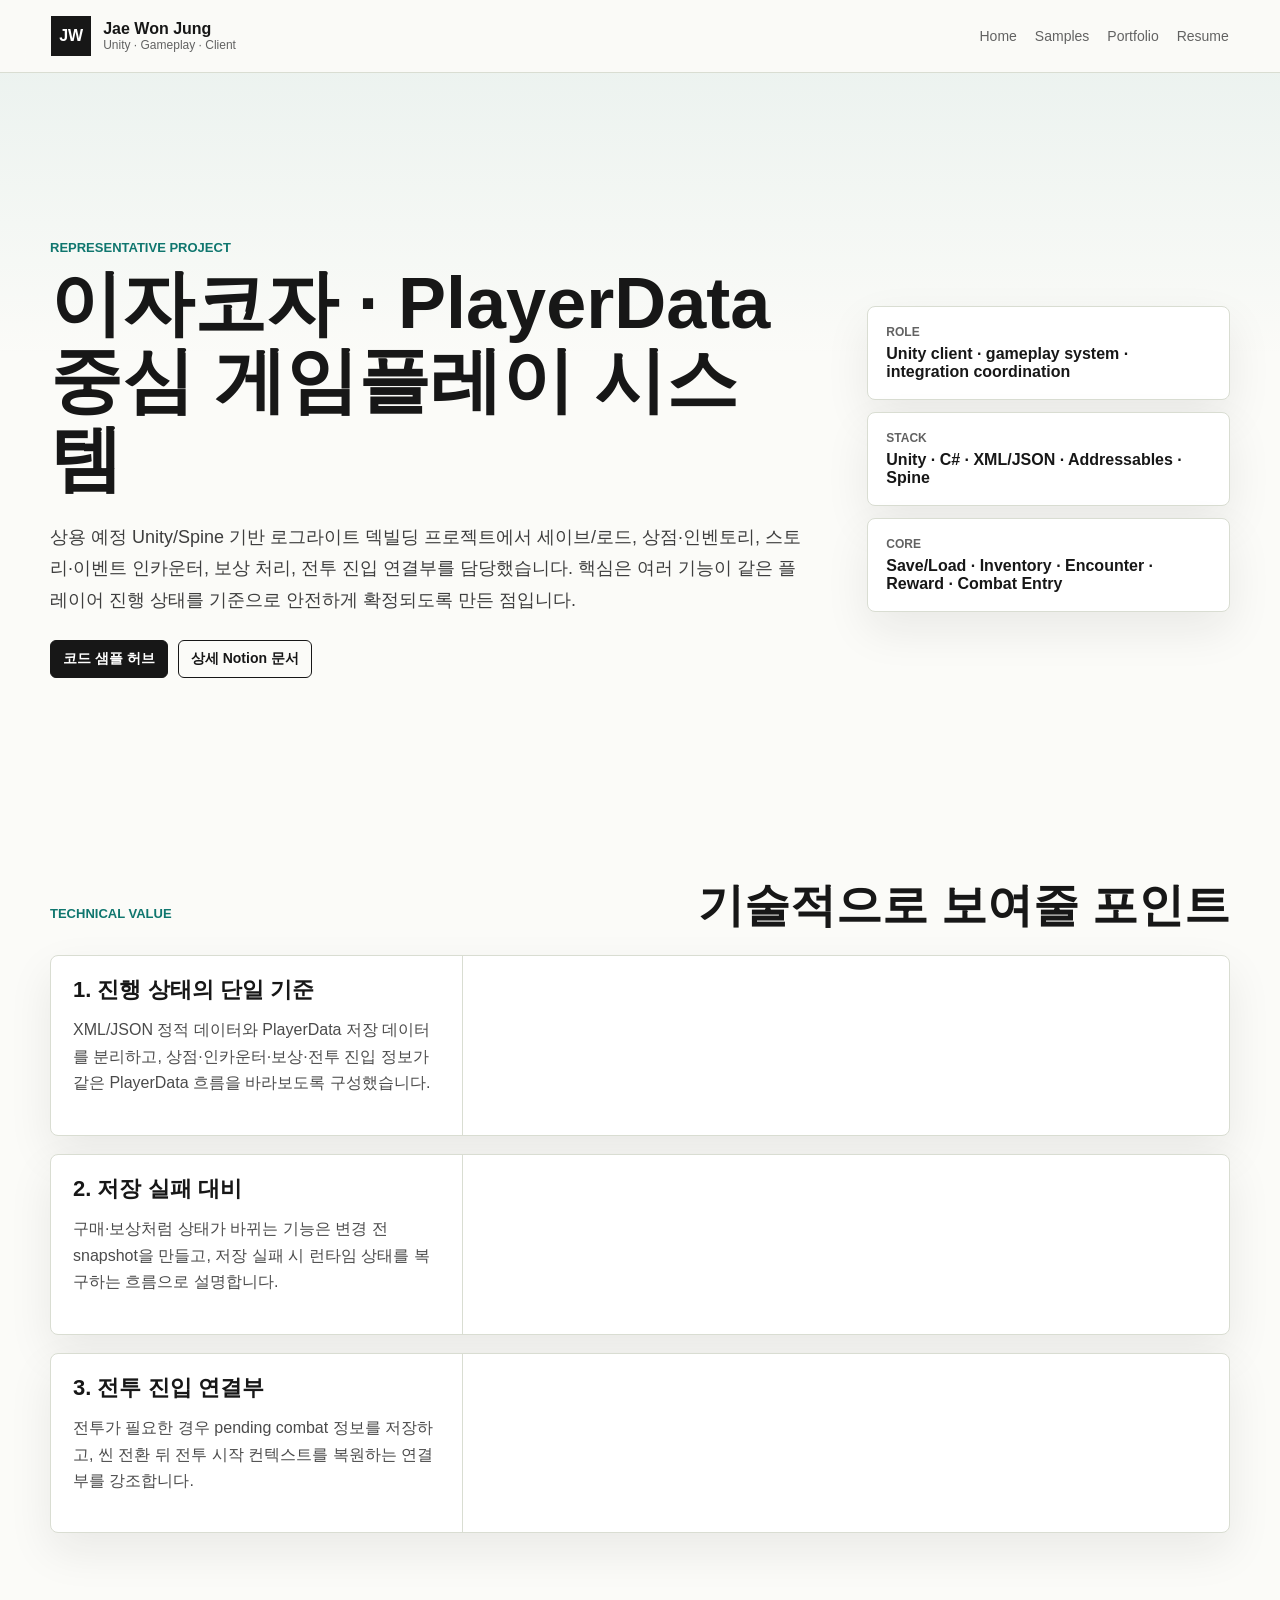
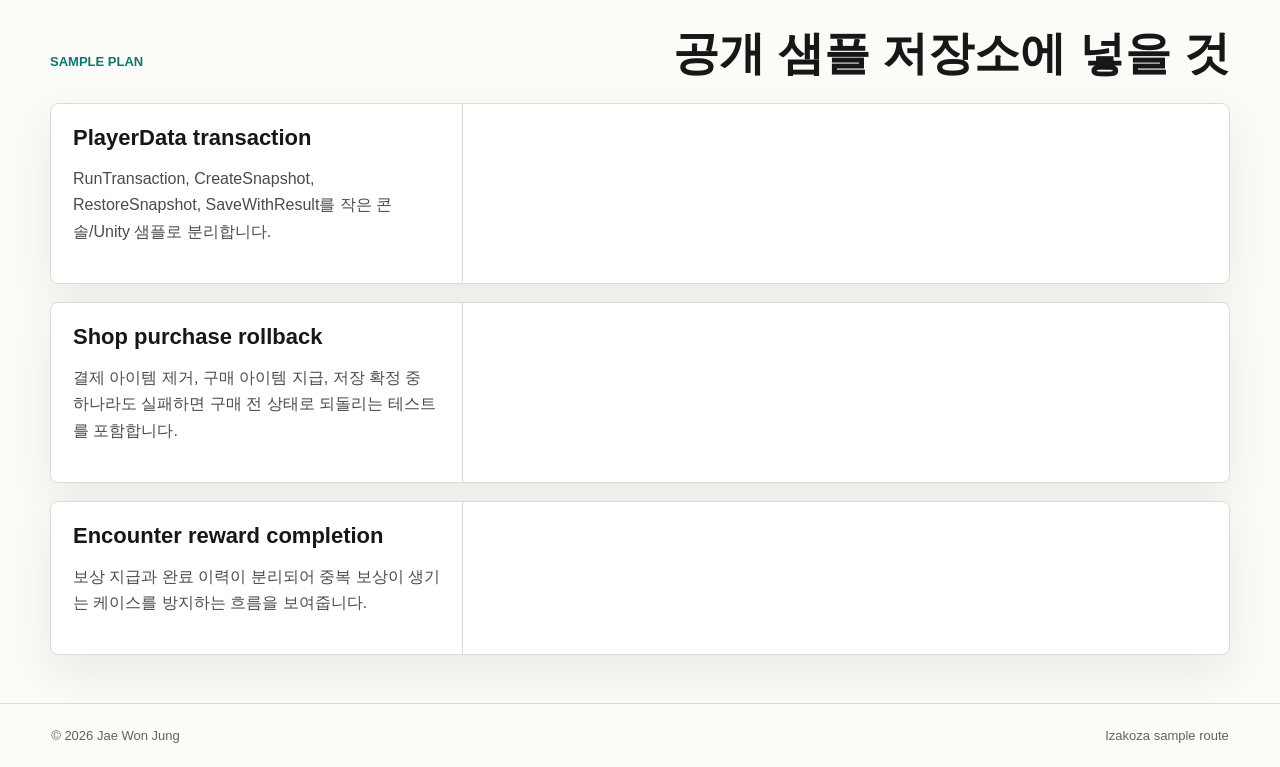
<file: demo/izakoza/index.html>
<!doctype html>
<html lang="ko">
<head>
  <meta charset="utf-8">
  <meta name="viewport" content="width=device-width, initial-scale=1">
  <meta name="description" content="이자코자 Unity Gameplay System 요약 페이지">
  <title>Izakoza Gameplay System | Jae Won Jung</title>
  <link rel="stylesheet" href="/styles.css">
</head>
<body>
  <header class="site-header">
    <a class="brand" href="/" aria-label="홈으로 이동"><span class="brand-mark">JW</span><span><strong>Jae Won Jung</strong><small>Unity · Gameplay · Client</small></span></a>
    <nav class="top-nav" aria-label="주요 이동"><a href="/">Home</a><a href="/samples/">Samples</a><a href="/portfolio/">Portfolio</a><a href="/resume/">Resume</a></nav>
  </header>

  <main>
    <section class="intro-section" aria-labelledby="izakoza-title">
      <div class="intro-copy">
        <p class="eyebrow">Representative project</p>
        <h1 id="izakoza-title">이자코자 · PlayerData 중심 게임플레이 시스템</h1>
        <p class="intro-lead">
          상용 예정 Unity/Spine 기반 로그라이트 덱빌딩 프로젝트에서 세이브/로드, 상점·인벤토리, 스토리·이벤트 인카운터, 보상 처리, 전투 진입 연결부를 담당했습니다.
          핵심은 여러 기능이 같은 플레이어 진행 상태를 기준으로 안전하게 확정되도록 만든 점입니다.
        </p>
        <div class="intro-actions"><a class="primary-link" href="/samples/">코드 샘플 허브</a><a class="text-link" href="/portfolio/">상세 Notion 문서</a></div>
      </div>
      <dl class="quick-facts" aria-label="핵심 정보">
        <div><dt>Role</dt><dd>Unity client · gameplay system · integration coordination</dd></div>
        <div><dt>Stack</dt><dd>Unity · C# · XML/JSON · Addressables · Spine</dd></div>
        <div><dt>Core</dt><dd>Save/Load · Inventory · Encounter · Reward · Combat Entry</dd></div>
      </dl>
    </section>

    <section class="sample-section" aria-labelledby="flow-title">
      <div class="section-heading"><p class="eyebrow">Technical value</p><h2 id="flow-title">기술적으로 보여줄 포인트</h2></div>
      <div class="sample-list">
        <article class="sample-item"><div class="sample-copy"><h3>1. 진행 상태의 단일 기준</h3><p>XML/JSON 정적 데이터와 PlayerData 저장 데이터를 분리하고, 상점·인카운터·보상·전투 진입 정보가 같은 PlayerData 흐름을 바라보도록 구성했습니다.</p></div></article>
        <article class="sample-item"><div class="sample-copy"><h3>2. 저장 실패 대비</h3><p>구매·보상처럼 상태가 바뀌는 기능은 변경 전 snapshot을 만들고, 저장 실패 시 런타임 상태를 복구하는 흐름으로 설명합니다.</p></div></article>
        <article class="sample-item"><div class="sample-copy"><h3>3. 전투 진입 연결부</h3><p>전투가 필요한 경우 pending combat 정보를 저장하고, 씬 전환 뒤 전투 시작 컨텍스트를 복원하는 연결부를 강조합니다.</p></div></article>
      </div>
    </section>

    <section class="sample-section" aria-labelledby="sample-title">
      <div class="section-heading"><p class="eyebrow">Sample plan</p><h2 id="sample-title">공개 샘플 저장소에 넣을 것</h2></div>
      <div class="sample-list">
        <article class="sample-item"><div class="sample-copy"><h3>PlayerData transaction</h3><p>RunTransaction, CreateSnapshot, RestoreSnapshot, SaveWithResult를 작은 콘솔/Unity 샘플로 분리합니다.</p></div></article>
        <article class="sample-item"><div class="sample-copy"><h3>Shop purchase rollback</h3><p>결제 아이템 제거, 구매 아이템 지급, 저장 확정 중 하나라도 실패하면 구매 전 상태로 되돌리는 테스트를 포함합니다.</p></div></article>
        <article class="sample-item"><div class="sample-copy"><h3>Encounter reward completion</h3><p>보상 지급과 완료 이력이 분리되어 중복 보상이 생기는 케이스를 방지하는 흐름을 보여줍니다.</p></div></article>
      </div>
    </section>
  </main>

  <footer class="site-footer"><span>© 2026 Jae Won Jung</span><span>Izakoza sample route</span></footer>
</body>
</html>
</file>
<file: styles.css>
:root {
  color-scheme: light;
  --ink: #171717;
  --muted: #626262;
  --paper: #fbfbf8;
  --line: #d9ddd2;
  --panel: #ffffff;
  --green: #0f766e;
  --rose: #be123c;
  --amber: #b45309;
  --blue: #2563eb;
  --shadow: 0 18px 45px rgba(23, 23, 23, 0.08);
}

* {
  box-sizing: border-box;
}

html {
  scroll-behavior: smooth;
}

body {
  margin: 0;
  background:
    linear-gradient(180deg, rgba(15, 118, 110, 0.08), rgba(255, 255, 255, 0) 360px),
    var(--paper);
  color: var(--ink);
  font-family: "Malgun Gothic", "Apple SD Gothic Neo", "Segoe UI", sans-serif;
  letter-spacing: 0;
}

a {
  color: inherit;
}

.site-header {
  position: sticky;
  top: 0;
  z-index: 10;
  display: flex;
  align-items: center;
  justify-content: space-between;
  gap: 24px;
  padding: 16px clamp(18px, 4vw, 56px);
  background: rgba(251, 251, 248, 0.92);
  border-bottom: 1px solid var(--line);
  backdrop-filter: blur(12px);
}

.brand {
  display: inline-flex;
  align-items: center;
  gap: 12px;
  text-decoration: none;
}

.brand-mark {
  display: grid;
  width: 40px;
  height: 40px;
  place-items: center;
  border: 1px solid var(--ink);
  background: var(--ink);
  color: #fff;
  font-weight: 800;
}

.brand strong,
.brand small {
  display: block;
}

.brand small {
  color: var(--muted);
  font-size: 12px;
}

.top-nav {
  display: flex;
  gap: 18px;
  color: var(--muted);
  font-size: 14px;
}

.top-nav a {
  text-decoration: none;
}

.top-nav a:hover {
  color: var(--ink);
}

main {
  width: min(1180px, calc(100% - 36px));
  margin: 0 auto;
}

.intro-section {
  display: grid;
  grid-template-columns: minmax(0, 1.35fr) minmax(300px, 0.65fr);
  gap: clamp(24px, 5vw, 72px);
  align-items: center;
  min-height: min(760px, calc(100vh - 80px));
  padding: 48px 0 36px;
}

.intro-copy,
.quick-facts,
.project-card,
.sample-item {
  min-width: 0;
}

.eyebrow {
  margin: 0 0 10px;
  color: var(--green);
  font-size: 13px;
  font-weight: 800;
  text-transform: uppercase;
}

h1,
h2,
h3 {
  margin: 0;
  line-height: 1.08;
}

h1 {
  max-width: 820px;
  font-size: clamp(40px, 5.8vw, 72px);
  overflow-wrap: anywhere;
}

h2 {
  font-size: clamp(30px, 4vw, 46px);
}

h3 {
  font-size: 22px;
}

.intro-lead {
  max-width: 760px;
  margin: 24px 0 0;
  color: #3e3e3e;
  font-size: 18px;
  line-height: 1.75;
}

.intro-actions {
  display: flex;
  flex-wrap: wrap;
  gap: 10px;
  margin-top: 24px;
}

.quick-facts {
  display: grid;
  gap: 12px;
  margin: 0;
}

.quick-facts div {
  padding: 18px;
  background: var(--panel);
  border: 1px solid var(--line);
  border-radius: 8px;
  box-shadow: var(--shadow);
}

.quick-facts dt {
  color: var(--muted);
  font-size: 12px;
  font-weight: 800;
  text-transform: uppercase;
}

.quick-facts dd {
  margin: 6px 0 0;
  font-weight: 800;
  overflow-wrap: anywhere;
}

.project-section,
.sample-section,
.contact-section {
  padding: 48px 0;
}

.section-heading {
  display: flex;
  align-items: end;
  justify-content: space-between;
  gap: 24px;
  margin-bottom: 24px;
}

.interaction-bar {
  display: flex;
  flex-wrap: wrap;
  align-items: center;
  justify-content: space-between;
  gap: 14px;
  margin-bottom: 18px;
}

.segmented,
.filter-group {
  display: flex;
  flex-wrap: wrap;
  gap: 8px;
}

.segment-button,
.filter-button {
  min-height: 36px;
  padding: 7px 12px;
  border: 1px solid var(--line);
  border-radius: 999px;
  background: #fff;
  color: #404040;
  font: inherit;
  font-size: 13px;
  font-weight: 800;
  cursor: pointer;
}

.segment-button.is-active,
.filter-button.is-active {
  border-color: var(--ink);
  background: var(--ink);
  color: #fff;
}

.project-grid {
  display: grid;
  grid-template-columns: repeat(3, minmax(0, 1fr));
  gap: 18px;
}

.project-card {
  display: flex;
  min-height: 100%;
  flex-direction: column;
  overflow: hidden;
  background: var(--panel);
  border: 1px solid var(--line);
  border-radius: 8px;
  box-shadow: var(--shadow);
  cursor: pointer;
  transition: transform 160ms ease, box-shadow 160ms ease, opacity 320ms ease;
}

.project-card:hover {
  transform: translateY(-3px);
  box-shadow: 0 22px 50px rgba(23, 23, 23, 0.12);
}

.project-card.is-hidden {
  display: none;
}

.project-card img {
  width: 100%;
  aspect-ratio: 16 / 9;
  object-fit: cover;
  background: #e8ece8;
}

.project-body {
  display: flex;
  flex: 1;
  flex-direction: column;
  gap: 14px;
  padding: 18px;
}

.project-meta {
  display: flex;
  flex-wrap: wrap;
  gap: 8px;
}

.tag {
  display: inline-flex;
  align-items: center;
  min-height: 26px;
  padding: 3px 9px;
  border: 1px solid var(--line);
  border-radius: 999px;
  color: #393939;
  font-size: 12px;
  font-weight: 700;
}

.tag.public {
  border-color: rgba(15, 118, 110, 0.3);
  color: var(--green);
}

.tag.private {
  border-color: rgba(190, 18, 60, 0.26);
  color: var(--rose);
}

.project-body p {
  margin: 0;
  color: #474747;
  line-height: 1.65;
  overflow-wrap: anywhere;
}

.project-actions {
  display: flex;
  flex-wrap: wrap;
  gap: 10px;
  margin-top: auto;
}

.text-link,
.primary-link {
  display: inline-flex;
  align-items: center;
  justify-content: center;
  min-height: 38px;
  padding: 8px 12px;
  border: 1px solid var(--ink);
  border-radius: 6px;
  background: transparent;
  text-decoration: none;
  font-size: 14px;
  font-weight: 800;
  font-family: inherit;
  cursor: pointer;
}

.primary-link {
  background: var(--ink);
  color: #fff;
}

.text-link:hover,
.primary-link:hover {
  transform: translateY(-1px);
}

.sample-list {
  display: grid;
  gap: 18px;
}

.sample-item {
  display: grid;
  grid-template-columns: minmax(260px, 0.7fr) minmax(0, 1.3fr);
  gap: 0;
  overflow: hidden;
  background: var(--panel);
  border: 1px solid var(--line);
  border-radius: 8px;
  box-shadow: var(--shadow);
}

.sample-copy {
  padding: 22px;
  border-right: 1px solid var(--line);
}

.sample-copy p {
  color: #4b4b4b;
  line-height: 1.65;
}

.sample-code {
  min-width: 0;
  background: #171717;
  color: #f5f5f0;
}

.sample-code summary {
  min-height: 46px;
  padding: 14px 22px;
  border-bottom: 1px solid rgba(255, 255, 255, 0.14);
  cursor: pointer;
  font-weight: 800;
}

pre {
  margin: 0;
  padding: 22px;
  overflow: auto;
  background: #171717;
  color: #f5f5f0;
  font-size: 13px;
  line-height: 1.58;
}

code {
  font-family: "Cascadia Mono", "Consolas", monospace;
}

.reveal {
  opacity: 1;
  transform: translateY(12px);
}

.reveal.is-visible {
  transform: translateY(0);
}

.modal-open {
  overflow: hidden;
}

.modal-backdrop {
  position: fixed;
  inset: 0;
  z-index: 50;
  display: none;
  place-items: center;
  padding: 22px;
  background: rgba(17, 17, 17, 0.56);
}

.modal-backdrop[aria-hidden="false"] {
  display: grid;
}

.project-modal {
  position: relative;
  width: min(980px, 100%);
  max-height: min(760px, calc(100vh - 44px));
  overflow: auto;
  background: var(--panel);
  border: 1px solid var(--line);
  border-radius: 8px;
  box-shadow: 0 28px 80px rgba(0, 0, 0, 0.28);
}

.modal-close {
  position: absolute;
  top: 12px;
  right: 12px;
  z-index: 2;
  display: grid;
  width: 38px;
  height: 38px;
  place-items: center;
  border: 1px solid var(--line);
  border-radius: 50%;
  background: #fff;
  color: var(--ink);
  font: inherit;
  font-size: 22px;
  font-weight: 900;
  cursor: pointer;
}

.modal-grid {
  display: grid;
  grid-template-columns: minmax(280px, 0.9fr) minmax(0, 1.1fr);
}

.modal-grid img {
  width: 100%;
  height: 100%;
  min-height: 420px;
  object-fit: cover;
  background: #e8ece8;
}

.modal-copy {
  padding: 34px;
}

.modal-copy p {
  color: #474747;
  line-height: 1.65;
}

.modal-facts {
  display: grid;
  gap: 12px;
  margin: 20px 0;
}

.modal-facts div {
  padding: 12px 0;
  border-top: 1px solid var(--line);
}

.modal-facts dt {
  color: var(--green);
  font-size: 12px;
  font-weight: 900;
  text-transform: uppercase;
}

.modal-facts dd {
  margin: 5px 0 0;
  color: #3e3e3e;
  line-height: 1.6;
}

.modal-actions {
  display: flex;
  flex-wrap: wrap;
  gap: 10px;
}

.contact-section {
  display: flex;
  align-items: center;
  justify-content: space-between;
  gap: 28px;
  margin-bottom: 44px;
  border-top: 1px solid var(--line);
}

.contact-section p {
  max-width: 680px;
  color: #4b4b4b;
  line-height: 1.65;
}

.site-footer {
  display: flex;
  justify-content: space-between;
  gap: 18px;
  padding: 24px clamp(18px, 4vw, 56px);
  border-top: 1px solid var(--line);
  color: var(--muted);
  font-size: 13px;
}

@media (max-width: 920px) {
  .intro-section,
  .sample-item,
  .contact-section,
  .modal-grid {
    grid-template-columns: 1fr;
  }

  .intro-section {
    min-height: auto;
    padding-top: 48px;
  }

  .project-grid {
    grid-template-columns: repeat(2, minmax(0, 1fr));
  }

  .sample-copy {
    border-right: 0;
    border-bottom: 1px solid var(--line);
  }

  .modal-grid img {
    min-height: 260px;
    aspect-ratio: 16 / 9;
  }
}

@media (max-width: 640px) {
  .site-header,
  .site-footer,
  .section-heading,
  .contact-section {
    align-items: flex-start;
    flex-direction: column;
  }

  .top-nav {
    width: 100%;
    flex-wrap: wrap;
    justify-content: flex-start;
    gap: 14px 22px;
  }

  h1 {
    max-width: calc(100vw - 24px);
    font-size: 25px;
    line-height: 1.16;
    word-break: break-all;
  }

  .project-grid {
    grid-template-columns: 1fr;
  }

  .interaction-bar,
  .segmented,
  .filter-group {
    align-items: flex-start;
    justify-content: flex-start;
  }

  .modal-backdrop {
    padding: 10px;
  }

  .modal-copy {
    padding: 22px;
  }

  .project-modal {
    max-height: calc(100vh - 20px);
  }

  main {
    width: min(calc(100% - 24px), 1180px);
  }
}

@media (max-width: 500px) {
  main {
    width: min(calc(100% - 24px), 366px);
    margin-left: 12px;
    margin-right: 12px;
  }

  .intro-lead,
  .quick-facts,
  .project-card,
  .sample-item {
    max-width: 100%;
  }
}
</file>
